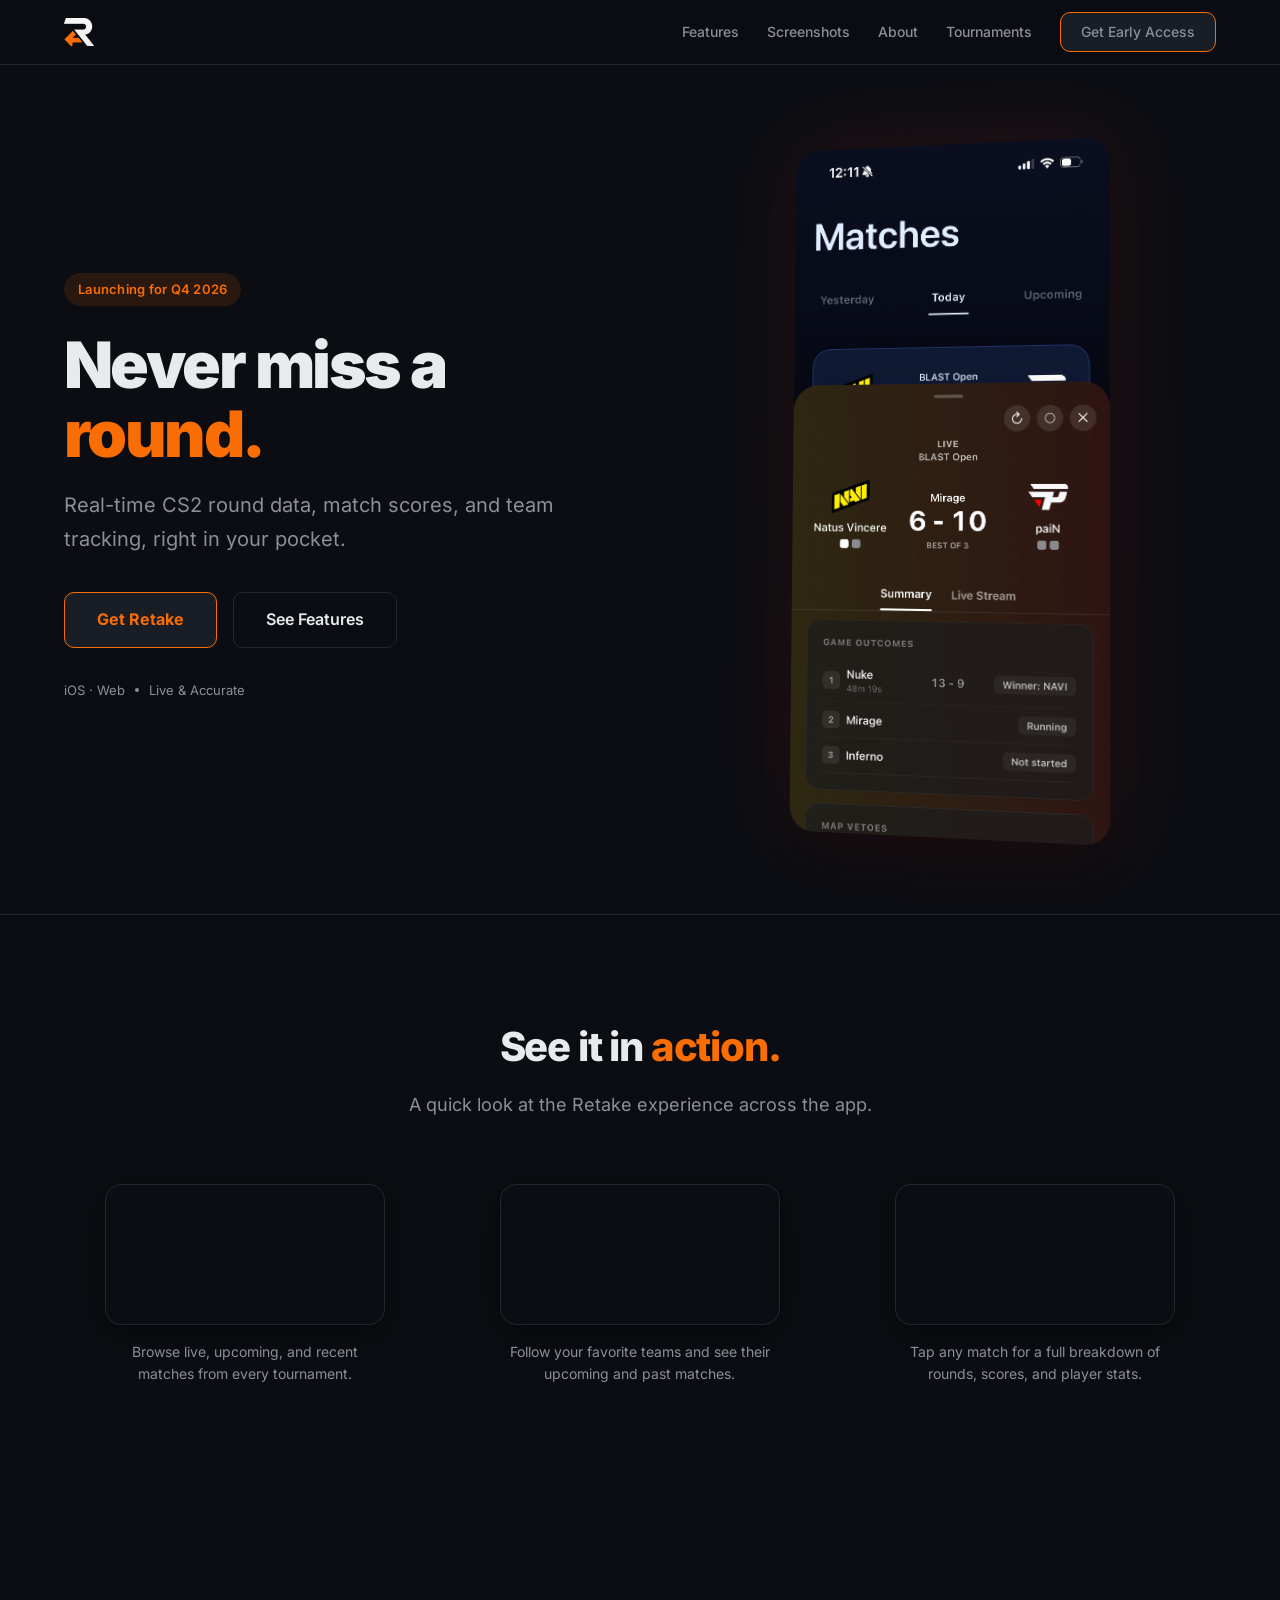
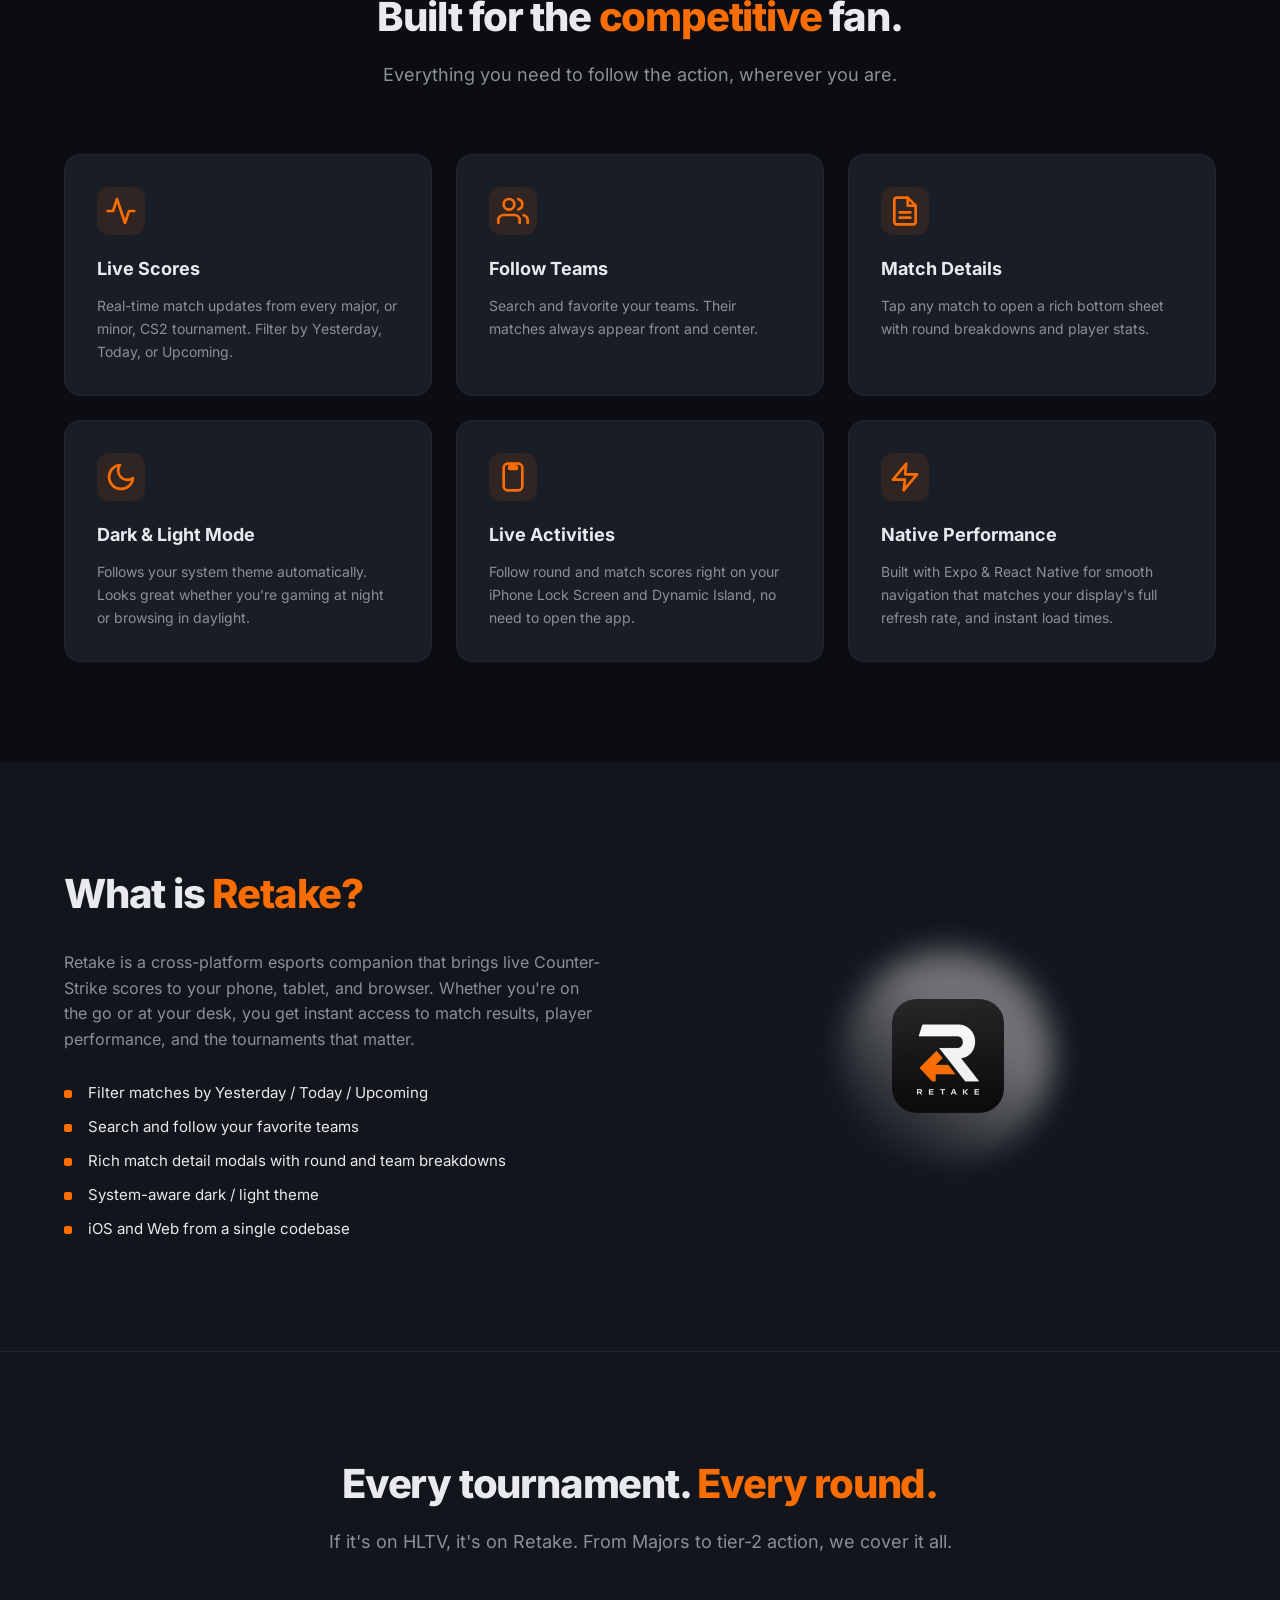
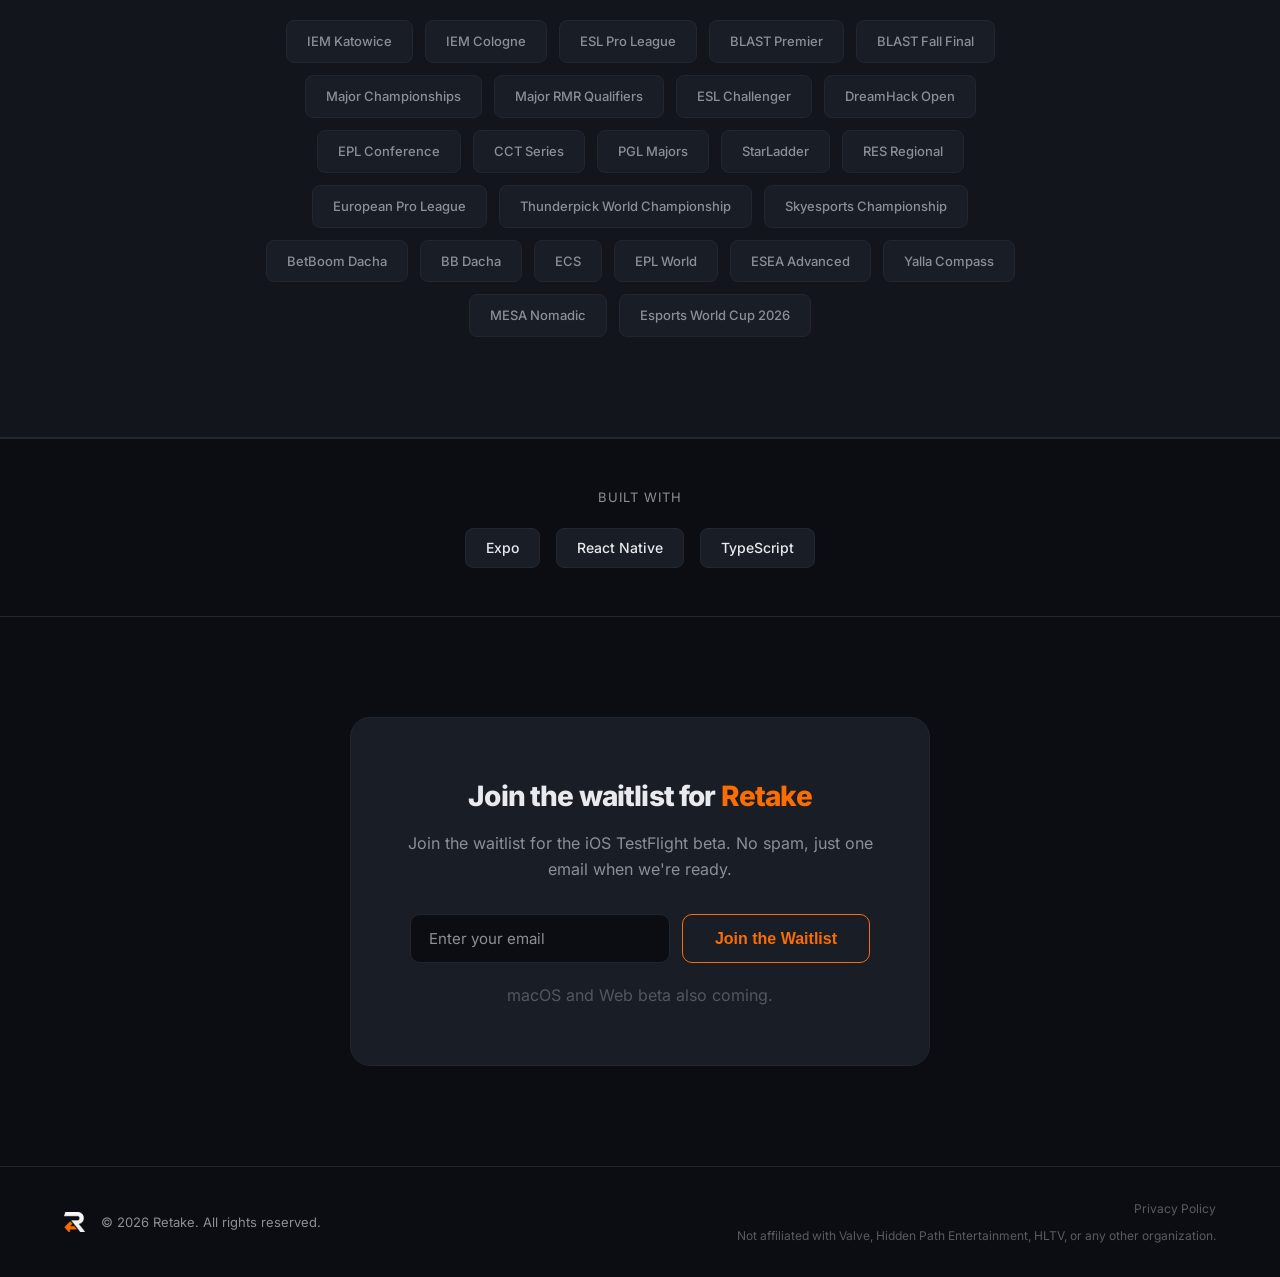
<file: index.html>
<!doctype html>
<html lang="en">
    <head>
        <meta charset="UTF-8" />
        <meta name="viewport" content="width=device-width, initial-scale=1.0" />
        <title>Retake - CS2 Live Scores, Anywhere</title>
        <meta name="description" content="Never miss a round. Retake delivers real-time CS2 live scores, match updates, and team tracking across every major tournament — right in your pocket." />
        <meta name="theme-color" content="#0b0d12" />
        <link rel="canonical" href="https://retake.app/" />

        <meta property="og:type" content="website" />
        <meta property="og:url" content="https://retake.app/" />
        <meta property="og:title" content="Retake - CS2 Live Scores, Anywhere" />
        <meta property="og:description" content="Never miss a round. Real-time CS2 match scores, round data, and team tracking — right in your pocket." />
        <meta property="og:image" content="https://retake.app/images/og-image.png" />
        <meta property="og:image:width" content="1200" />
        <meta property="og:image:height" content="630" />
        <meta property="og:locale" content="en_US" />

        <meta name="twitter:card" content="summary_large_image" />
        <meta name="twitter:title" content="Retake - CS2 Live Scores, Anywhere" />
        <meta name="twitter:description" content="Never miss a round. Real-time CS2 match scores, round data, and team tracking — right in your pocket." />
        <meta name="twitter:image" content="https://retake.app/images/og-image.png" />
        <link
            rel="apple-touch-icon"
            sizes="180x180"
            href="images/favicons/apple-touch-icon.png"
        />
        <link
            rel="icon"
            type="image/png"
            sizes="32x32"
            href="images/favicons/favicon-32x32.png"
        />
        <link
            rel="icon"
            type="image/png"
            sizes="16x16"
            href="images/favicons/favicon-16x16.png"
        />
        <link rel="icon" href="images/favicons/favicon.ico" />
        <link rel="manifest" href="images/favicons/site.webmanifest" />
        <meta name="apple-mobile-web-app-title" content="Retake" />

        <script type="application/ld+json">
        {
            "@context": "https://schema.org",
            "@type": "MobileApplication",
            "name": "Retake",
            "applicationCategory": "Entertainment",
            "operatingSystem": "iOS, Web",
            "description": "Never miss a round. Retake delivers real-time CS2 live scores, match updates, and team tracking across every major tournament.",
            "url": "https://retake.app/",
            "author": {
                "@type": "Organization",
                "name": "Retake"
            }
        }
        </script>

        <style>
            *,
            *::before,
            *::after {
                margin: 0;
                padding: 0;
                box-sizing: border-box;
            }
            :root {
                --bg: #0b0d12;
                --bg-elevated: #12151c;
                --bg-card: #191d26;
                --text: #e8eaed;
                --text-muted: #8b8f96;
                --accent: #f96d03;
                --accent-hover: #fc840a;
                --border: #22262e;
                --font: "Inter", -apple-system, BlinkMacSystemFont, "Segoe UI", Roboto, sans-serif;
            }
            @font-face {
                font-family: 'Inter';
                font-style: normal;
                font-weight: 400 900;
                font-display: swap;
                src: url(fonts/inter-cyrillic-ext.woff2) format('woff2');
                unicode-range: U+0460-052F, U+1C80-1C8A, U+20B4, U+2DE0-2DFF, U+A640-A69F, U+FE2E-FE2F;
            }
            @font-face {
                font-family: 'Inter';
                font-style: normal;
                font-weight: 400 900;
                font-display: swap;
                src: url(fonts/inter-cyrillic.woff2) format('woff2');
                unicode-range: U+0301, U+0400-045F, U+0490-0491, U+04B0-04B1, U+2116;
            }
            @font-face {
                font-family: 'Inter';
                font-style: normal;
                font-weight: 400 900;
                font-display: swap;
                src: url(fonts/inter-greek-ext.woff2) format('woff2');
                unicode-range: U+1F00-1FFF;
            }
            @font-face {
                font-family: 'Inter';
                font-style: normal;
                font-weight: 400 900;
                font-display: swap;
                src: url(fonts/inter-greek.woff2) format('woff2');
                unicode-range: U+0370-0377, U+037A-037F, U+0384-038A, U+038C, U+038E-03A1, U+03A3-03FF;
            }
            @font-face {
                font-family: 'Inter';
                font-style: normal;
                font-weight: 400 900;
                font-display: swap;
                src: url(fonts/inter-vietnamese.woff2) format('woff2');
                unicode-range: U+0102-0103, U+0110-0111, U+0128-0129, U+0168-0169, U+01A0-01A1, U+01AF-01B0, U+0300-0301, U+0303-0304, U+0308-0309, U+0323, U+0329, U+1EA0-1EF9, U+20AB;
            }
            @font-face {
                font-family: 'Inter';
                font-style: normal;
                font-weight: 400 900;
                font-display: swap;
                src: url(fonts/inter-latin-ext.woff2) format('woff2');
                unicode-range: U+0100-02BA, U+02BD-02C5, U+02C7-02CC, U+02CE-02D7, U+02DD-02FF, U+0304, U+0308, U+0329, U+1D00-1DBF, U+1E00-1E9F, U+1EF2-1EFF, U+2020, U+20A0-20AB, U+20AD-20C0, U+2113, U+2C60-2C7F, U+A720-A7FF;
            }
            @font-face {
                font-family: 'Inter';
                font-style: normal;
                font-weight: 400 900;
                font-display: swap;
                src: url(fonts/inter-latin.woff2) format('woff2');
                unicode-range: U+0000-00FF, U+0131, U+0152-0153, U+02BB-02BC, U+02C6, U+02DA, U+02DC, U+0304, U+0308, U+0329, U+2000-206F, U+20AC, U+2122, U+2191, U+2193, U+2212, U+2215, U+FEFF, U+FFFD;
            }
            html { scroll-behavior: smooth; }
            body {
                font-family: var(--font);
                background: var(--bg);
                color: var(--text);
                line-height: 1.6;
                -webkit-font-smoothing: antialiased;
            }
            a { text-decoration: none; color: inherit; }
            img { max-width: 100%; height: auto; display: block; }
            .container { max-width: 1200px; margin: 0 auto; padding: 0 24px; }
            .highlight { color: var(--accent); }
            .section-title { font-size: 2.5rem; font-weight: 800; text-align: center; margin-bottom: 12px; letter-spacing: -0.03em; }
            .btn-primary {
                display: inline-flex; align-items: center; justify-content: center;
                background: var(--bg-card); color: var(--accent); font-weight: 700;
                border-radius: 10px; border: 1.5px solid var(--accent);
                transition: background 0.2s, transform 0.15s; cursor: pointer;
            }
            .btn-primary:hover { background: var(--accent); color: var(--bg); border-color: var(--accent); transform: translateY(-1px); }
            .btn-secondary {
                display: inline-flex; align-items: center; justify-content: center;
                background: transparent; color: var(--text); font-weight: 600;
                border-radius: 10px; border: 1px solid var(--border);
                transition: border-color 0.2s, transform 0.15s; cursor: pointer;
            }
            .btn-secondary:hover { border-color: var(--text-muted); transform: translateY(-1px); }
            .btn-small { padding: 8px 20px; font-size: 0.875rem; }
            .btn-large { padding: 14px 32px; font-size: 1rem; }
            .header {
                position: fixed; top: 0; left: 0; right: 0; z-index: 100;
                background: rgba(11, 13, 18, 0.85); backdrop-filter: blur(12px);
                -webkit-backdrop-filter: blur(12px); border-bottom: 1px solid var(--border);
            }
            .header-inner { display: flex; align-items: center; justify-content: space-between; height: 64px; }
            .header-logo { height: 28px; width: auto; }
            .header-nav { display: flex; align-items: center; gap: 28px; }
            .header-nav a { font-size: 0.875rem; font-weight: 500; color: var(--text-muted); transition: color 0.2s; }
            .header-nav a:hover { color: var(--text); }
            .hero { padding: 140px 0 80px; overflow: hidden; }
            .hero-inner { display: flex; align-items: center; gap: 80px; }
            .hero-content { flex: 1; min-width: 0; }
            .hero-badge {
                display: inline-block; background: rgba(249, 109, 3, 0.12);
                color: var(--accent); font-size: 0.8125rem; font-weight: 600;
                padding: 6px 14px; border-radius: 20px; margin-bottom: 24px; letter-spacing: 0.02em;
            }
            .hero-content h1 { font-size: 4rem; font-weight: 900; line-height: 1.08; letter-spacing: -0.04em; margin-bottom: 20px; }
            .hero-subtitle { font-size: 1.25rem; color: var(--text-muted); line-height: 1.7; margin-bottom: 36px; }
            .hero-actions { display: flex; gap: 16px; margin-bottom: 32px; }
            .hero-meta { display: flex; align-items: center; gap: 10px; font-size: 0.8125rem; color: var(--text-muted); }
            .dot { width: 4px; height: 4px; border-radius: 50%; background: var(--text-muted); }
            .hero-visual { flex: 1; min-width: 0; display: flex; justify-content: center; }
            .hero-phone { width: 320px; border-radius: 24px; box-shadow: 0 0 80px rgba(217, 61, 61, 0.15), 0 20px 60px rgba(0, 0, 0, 0.5); transform: perspective(1000px) rotateY(-8deg) rotateX(2deg); transition: transform 0.4s ease; }
            @media (max-width: 768px) {
                .hero-inner { flex-direction: column; gap: 48px; }
                .hero-content h1 { font-size: 2.75rem; }
                .hero-phone { width: 240px; transform: none; }
                .hero-phone:hover { transform: none; }
                .hero-actions { flex-direction: column; }
                .header-nav a:not(.btn-primary) { display: none; }
            }
        </style>
        <link
            rel="preload"
            href="styles.css"
            as="style"
            onload="this.onload=null;this.rel='stylesheet'"
        />
        <noscript><link rel="stylesheet" href="styles.css" /></noscript>
    </head>
    <body>
        <header class="header">
            <div class="container header-inner">
                <picture>
                    <source srcset="images/retake-logo.webp" type="image/webp" />
                    <img
                        src="images/retake-logo-59.png"
                        alt="Retake"
                        class="header-logo"
                        width="59"
                        height="56"
                    />
                </picture>
                <nav class="header-nav">
                    <a href="#features">Features</a>
                    <a href="#screenshots">Screenshots</a>
                    <a href="#about">About</a>
                    <a href="#tournaments">Tournaments</a>
                    <a href="#download" class="btn-primary btn-small"
                        >Get Early Access</a
                    >
                </nav>
            </div>
        </header>

        <section class="hero">
            <div class="container hero-inner">
                <div class="hero-content">
                    <div class="hero-badge">Launching for Q4 2026</div>
                    <h1>Never miss a <span class="highlight">round.</span></h1>
                    <p class="hero-subtitle">
                        Real-time CS2 round data, match scores, and team
                        tracking, right in your pocket.
                    </p>
                    <div class="hero-actions">
                        <a href="#download" class="btn-primary btn-large"
                            >Get Retake</a
                        >
                        <a href="#features" class="btn-secondary btn-large"
                            >See Features</a
                        >
                    </div>
                    <div class="hero-meta">
                        <span>iOS &middot; Web</span>
                        <span class="dot"></span>
                        <span>Live &amp; Accurate</span>
                    </div>
                </div>
                <div class="hero-visual">
                    <img
                        src="images/app-screenshot.png"
                        alt="Retake app screenshot showing live CS2 match scores"
                        class="hero-phone"
                        fetchpriority="high"
                    />
                </div>
            </div>
        </section>

        <section id="screenshots" class="screenshots">
            <div class="container">
                <h2 class="section-title">
                    See it in <span class="highlight">action.</span>
                </h2>
                <p class="section-desc">
                    A quick look at the Retake experience across the app.
                </p>
                <div class="screenshots-grid">
                    <figure class="screenshot-card">
                        <video
                            src="images/screenshots/home_screen.MP4"
                            loop
                            muted
                            playsinline
                            preload="none"
                            class="screenshot-img screenshot-video"
                        ></video>
                        <figcaption class="screenshot-caption">
                            Browse live, upcoming, and recent matches from every
                            tournament.
                        </figcaption>
                    </figure>
                    <figure class="screenshot-card">
                        <video
                            src="images/screenshots/team_view.MP4"
                            loop
                            muted
                            playsinline
                            preload="none"
                            class="screenshot-img screenshot-video"
                        ></video>
                        <figcaption class="screenshot-caption">
                            Follow your favorite teams and see their upcoming and
                            past matches.
                        </figcaption>
                    </figure>
                    <figure class="screenshot-card">
                        <video
                            src="images/screenshots/full_screen_modal.MP4"
                            loop
                            muted
                            playsinline
                            preload="none"
                            class="screenshot-img screenshot-video"
                        ></video>
                        <figcaption class="screenshot-caption">
                            Tap any match for a full breakdown of rounds, scores,
                            and player stats.
                        </figcaption>
                    </figure>
                </div>
            </div>
        </section>

        <section id="features" class="features">
            <div class="container">
                <h2 class="section-title">
                    Built for the
                    <span class="highlight">competitive</span> fan.
                </h2>
                <p class="section-desc">
                    Everything you need to follow the action, wherever you are.
                </p>
                <div class="features-grid">
                    <div class="feature-card">
                        <div class="feature-icon">
                            <svg
                                width="32"
                                height="32"
                                viewBox="0 0 24 24"
                                fill="none"
                                stroke="currentColor"
                                stroke-width="2"
                                stroke-linecap="round"
                                stroke-linejoin="round"
                            >
                                <polyline
                                    points="22 12 18 12 15 21 9 3 6 12 2 12"
                                />
                            </svg>
                        </div>
                        <h3>Live Scores</h3>
                        <p>
                            Real-time match updates from every major, or minor,
                            CS2 tournament. Filter by Yesterday, Today, or
                            Upcoming.
                        </p>
                    </div>
                    <div class="feature-card">
                        <div class="feature-icon">
                            <svg
                                width="32"
                                height="32"
                                viewBox="0 0 24 24"
                                fill="none"
                                stroke="currentColor"
                                stroke-width="2"
                                stroke-linecap="round"
                                stroke-linejoin="round"
                            >
                                <path
                                    d="M17 21v-2a4 4 0 0 0-4-4H5a4 4 0 0 0-4 4v2"
                                />
                                <circle cx="9" cy="7" r="4" />
                                <path d="M23 21v-2a4 4 0 0 0-3-3.87" />
                                <path d="M16 3.13a4 4 0 0 1 0 7.75" />
                            </svg>
                        </div>
                        <h3>Follow Teams</h3>
                        <p>
                            Search and favorite your teams. Their matches always
                            appear front and center.
                        </p>
                    </div>
                    <div class="feature-card">
                        <div class="feature-icon">
                            <svg
                                width="32"
                                height="32"
                                viewBox="0 0 24 24"
                                fill="none"
                                stroke="currentColor"
                                stroke-width="2"
                                stroke-linecap="round"
                                stroke-linejoin="round"
                            >
                                <path d="M14 2H6a2 2 0 0 0-2 2v16a2 2 0 0 0 2 2h12a2 2 0 0 0 2-2V8z" />
                                <polyline points="14 2 14 8 20 8" />
                                <line x1="16" y1="13" x2="8" y2="13" />
                                <line x1="16" y1="17" x2="8" y2="17" />
                            </svg>
                        </div>
                        <h3>Match Details</h3>
                        <p>
                            Tap any match to open a rich bottom sheet with round
                            breakdowns and player stats.
                        </p>
                    </div>
                    <div class="feature-card">
                        <div class="feature-icon">
                            <svg
                                width="32"
                                height="32"
                                viewBox="0 0 24 24"
                                fill="none"
                                stroke="currentColor"
                                stroke-width="2"
                                stroke-linecap="round"
                                stroke-linejoin="round"
                            >
                                <path
                                    d="M21 12.79A9 9 0 1 1 11.21 3 7 7 0 0 0 21 12.79z"
                                />
                            </svg>
                        </div>
                        <h3>Dark & Light Mode</h3>
                        <p>
                            Follows your system theme automatically. Looks great
                            whether you're gaming at night or browsing in
                            daylight.
                        </p>
                    </div>
                    <div class="feature-card">
                        <div class="feature-icon">
                            <svg
                                width="32"
                                height="32"
                                viewBox="0 0 24 24"
                                fill="none"
                                stroke="currentColor"
                                stroke-width="2"
                                stroke-linecap="round"
                                stroke-linejoin="round"
                            >
                                <rect x="5" y="2" width="14" height="20" rx="3" />
                                <rect x="9" y="4" width="6" height="2" rx="1" />
                            </svg>
                        </div>
                        <h3>Live Activities</h3>
                        <p>
                            Follow round and match scores right on your iPhone Lock Screen and
                            Dynamic Island, no need to open the app.
                        </p>
                    </div>
                    <div class="feature-card">
                        <div class="feature-icon">
                            <svg
                                width="32"
                                height="32"
                                viewBox="0 0 24 24"
                                fill="none"
                                stroke="currentColor"
                                stroke-width="2"
                                stroke-linecap="round"
                                stroke-linejoin="round"
                            >
                                <polygon points="13 2 3 14 12 14 11 22 21 10 12 10 13 2" />
                            </svg>
                        </div>
                        <h3>Native Performance</h3>
                        <p>
			Built with Expo & React Native for smooth navigation that matches your display's full refresh rate, and instant load times.
                        </p>
                    </div>
                </div>
            </div>
        </section>

        <section id="about" class="about">
            <div class="container about-inner">
                <div class="about-text">
                    <h2>What is <span class="highlight">Retake?</span></h2>
                    <p>
                        Retake is a cross-platform esports companion that brings
                        live Counter-Strike scores to your phone, tablet, and
                        browser. Whether you're on the go or at your desk, you
                        get instant access to match results, player performance,
                        and the tournaments that matter.
                    </p>

                    <ul class="about-list">
                        <li>Filter matches by Yesterday / Today / Upcoming</li>
                        <li>Search and follow your favorite teams</li>
                        <li>
                            Rich match detail modals with round and team
                            breakdowns
                        </li>
                        <li>System-aware dark / light theme</li>
                        <li>iOS and Web from a single codebase</li>
                    </ul>
                </div>
                <div class="about-logo">
                    <div class="about-logo-stack">
                        <img
                            src="images/logo-glow-280.png"
                            alt=""
                            class="about-glow"
                            width="280"
                            height="280"
                            loading="lazy"
                        />
                        <img
                            src="images/icon-224.png"
                            alt="Retake icon"
                            class="about-icon"
                            width="224"
                            height="228"
                            loading="lazy"
                        />
                    </div>
                </div>
            </div>
        </section>

        <section id="tournaments" class="tournaments">
            <div class="container">
                <h2 class="section-title">
                    Every tournament.
                    <span class="highlight">Every round.</span>
                </h2>
                <p class="section-desc">
                    If it's on HLTV, it's on Retake. From Majors to tier-2
                    action, we cover it all.
                </p>
                <div class="tournament-grid">
                    <span class="tournament-chip">IEM Katowice</span>
                    <span class="tournament-chip">IEM Cologne</span>
                    <span class="tournament-chip">ESL Pro League</span>
                    <span class="tournament-chip">BLAST Premier</span>
                    <span class="tournament-chip">BLAST Fall Final</span>
                    <span class="tournament-chip">Major Championships</span>
                    <span class="tournament-chip">Major RMR Qualifiers</span>
                    <span class="tournament-chip">ESL Challenger</span>
                    <span class="tournament-chip">DreamHack Open</span>
                    <span class="tournament-chip">EPL Conference</span>
                    <span class="tournament-chip">CCT Series</span>
                    <span class="tournament-chip">PGL Majors</span>
                    <span class="tournament-chip">StarLadder</span>
                    <span class="tournament-chip">RES Regional</span>
                    <span class="tournament-chip">European Pro League</span>
                    <span class="tournament-chip"
                        >Thunderpick World Championship</span
                    >
                    <span class="tournament-chip">Skyesports Championship</span>
                    <span class="tournament-chip">BetBoom Dacha</span>
                    <span class="tournament-chip">BB Dacha</span>
                    <span class="tournament-chip">ECS</span>
                    <span class="tournament-chip">EPL World</span>
                    <span class="tournament-chip">ESEA Advanced</span>
                    <span class="tournament-chip">Yalla Compass</span>
                    <span class="tournament-chip">MESA Nomadic</span>
                    <span class="tournament-chip">Esports World Cup 2026</span>
                </div>
            </div>
        </section>

        <section class="logos">
            <div class="container">
                <p>Built with</p>
                <div class="logos-row">
                    <span class="logo-chip">Expo</span>
                    <span class="logo-chip">React Native</span>
                    <span class="logo-chip">TypeScript</span>
                </div>
            </div>
        </section>

        <section id="download" class="waitlist">
            <div class="container">
                <div class="waitlist-card">
                    <h2>
                        Join the waitlist for
                        <span class="highlight">Retake</span>
                    </h2>
                    <p>
                        Join the waitlist for the iOS TestFlight beta. No spam,
                        just one email when we're ready.
                    </p>
                    <form class="waitlist-form" action="https://formspree.io/f/mojovgay" method="post">
                        <input
                            type="email"
                            name="email"
                            class="waitlist-input"
                            placeholder="Enter your email"
                            required
                        />
                        <button type="submit" class="btn-primary btn-large">
                            Join the Waitlist
                        </button>
                    </form>
                    <p class="waitlist-note">macOS and Web beta also coming.</p>
                </div>
            </div>
        </section>

        <script>
            document.querySelectorAll('.screenshot-video').forEach((video) => {
                const card = video.closest('.screenshot-card');
                const isTouch = window.matchMedia('(pointer: coarse)').matches;

                const observer = new IntersectionObserver(
                    (entries) => {
                        entries.forEach((entry) => {
                            if (entry.isIntersecting) {
                                video.preload = 'auto';
                                observer.unobserve(video);
                            }
                        });
                    },
                    { rootMargin: '200px' }
                );
                observer.observe(video);

                if (isTouch) {
                    const playObserver = new IntersectionObserver(
                        (entries) => {
                            entries.forEach((entry) => {
                                if (entry.isIntersecting) {
                                    video.play().catch(() => {});
                                } else {
                                    video.pause();
                                    video.currentTime = 0;
                                }
                            });
                        },
                        { threshold: 0.3 }
                    );
                    playObserver.observe(video);
                } else {
                    card.addEventListener('mouseenter', () => video.play());
                    card.addEventListener('mouseleave', () => {
                        video.pause();
                        video.currentTime = 0;
                    });
                }
            });
        </script>

        <footer class="footer">
            <div class="container footer-inner">
                <div class="footer-left">
                    <picture>
                        <source srcset="images/retake-logo.webp" type="image/webp" />
                        <img
                            src="images/retake-logo-59.png"
                            alt="Retake"
                            class="footer-logo"
                            width="42"
                            height="40"
                            loading="lazy"
                        />
                    </picture>
                    <span>&copy; 2026 Retake. All rights reserved.</span>
                </div>
                <div class="footer-right" style="display:flex; flex-direction:column; align-items:flex-end; gap:8px;">
                    <a href="privacy.html" style="font-size: 0.75rem; color: var(--text-muted); opacity: 0.6; transition: opacity 0.2s;" onmouseover="this.style.opacity='1'" onmouseout="this.style.opacity='0.6'">Privacy Policy</a>
                    <span
                        >Not affiliated with Valve, Hidden Path Entertainment,
                        HLTV, or any other organization.</span
                    >
                </div>
            </div>
        </footer>
    </body>
</html>
</file>
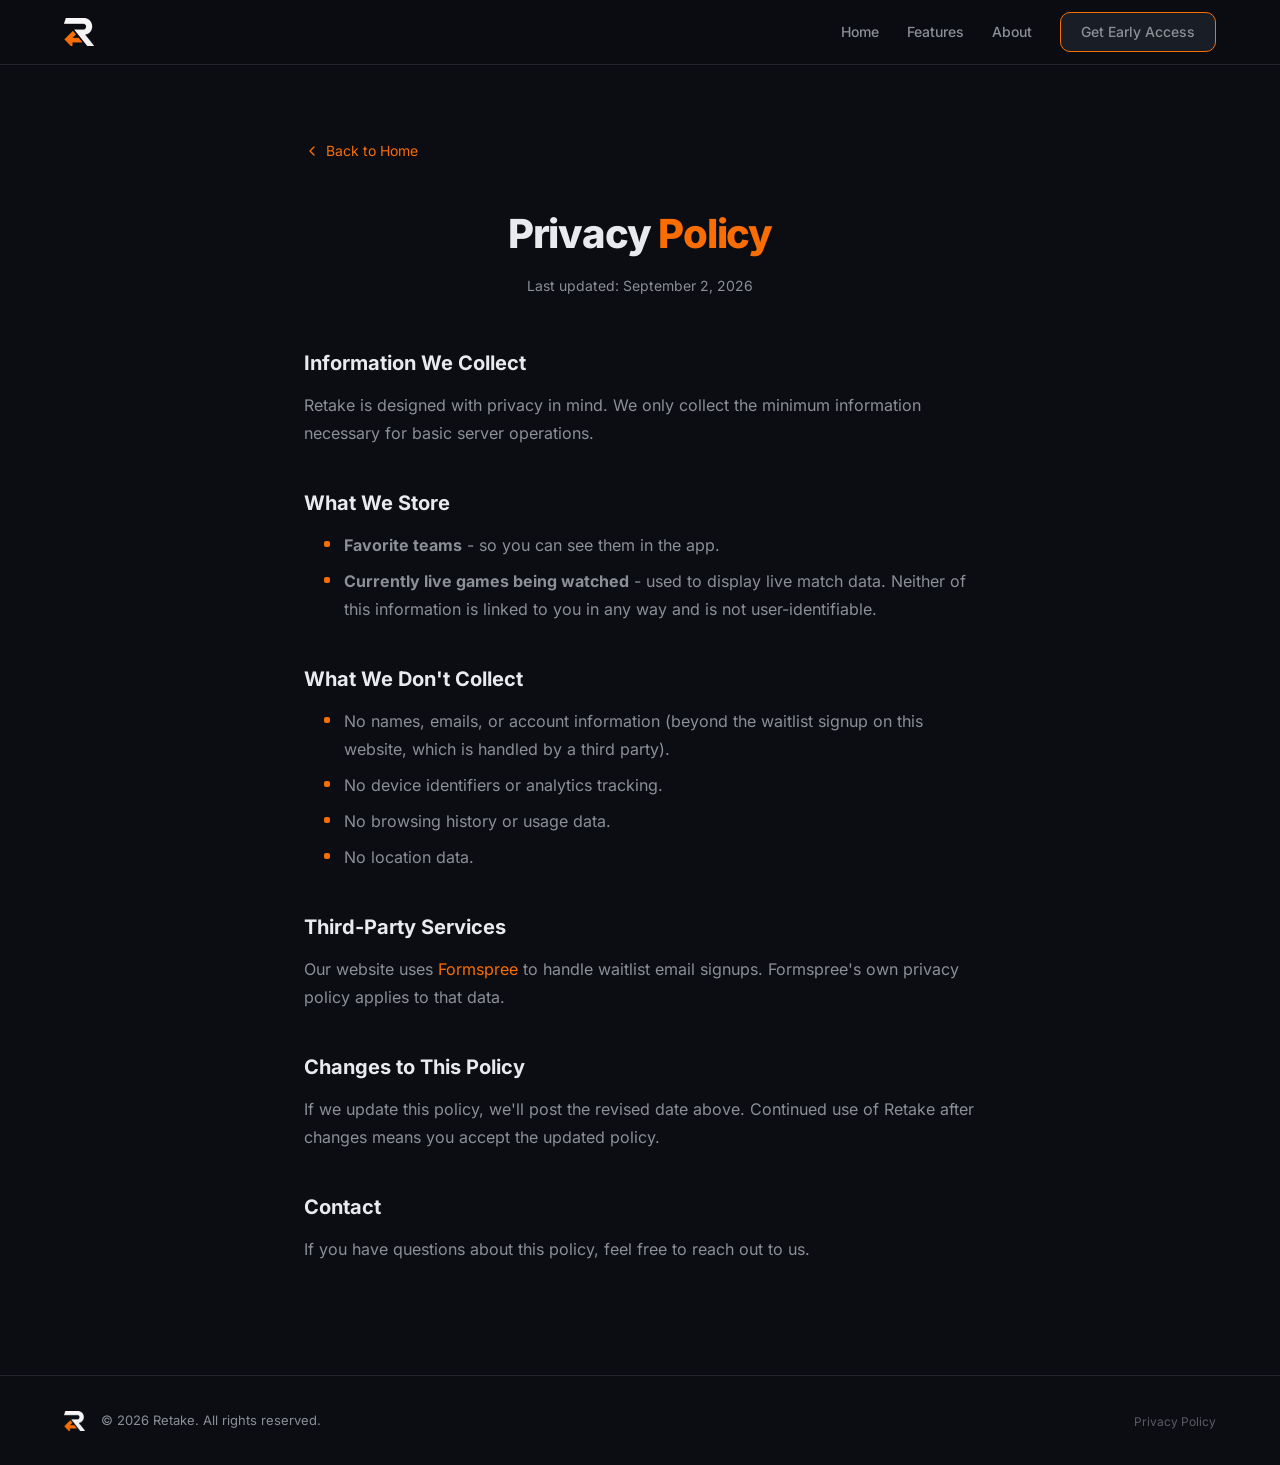
<file: privacy.html>
<!doctype html>
<html lang="en">
    <head>
        <meta charset="UTF-8" />
        <meta name="viewport" content="width=device-width, initial-scale=1.0" />
        <title>Privacy Policy - Retake</title>
        <meta name="description" content="Retake privacy policy. We don't collect personal information." />
        <meta name="theme-color" content="#0b0d12" />
        <link rel="canonical" href="https://retake.app/privacy.html" />

        <link
            rel="apple-touch-icon"
            sizes="180x180"
            href="images/favicons/apple-touch-icon.png"
        />
        <link
            rel="icon"
            type="image/png"
            sizes="32x32"
            href="images/favicons/favicon-32x32.png"
        />
        <link
            rel="icon"
            type="image/png"
            sizes="16x16"
            href="images/favicons/favicon-16x16.png"
        />
        <link rel="icon" href="images/favicons/favicon.ico" />
        <link rel="manifest" href="images/favicons/site.webmanifest" />
        <meta name="apple-mobile-web-app-title" content="Retake" />

        <style>
            *,
            *::before,
            *::after {
                margin: 0;
                padding: 0;
                box-sizing: border-box;
            }
            :root {
                --bg: #0b0d12;
                --bg-elevated: #12151c;
                --bg-card: #191d26;
                --text: #e8eaed;
                --text-muted: #8b8f96;
                --accent: #f96d03;
                --accent-hover: #fc840a;
                --border: #22262e;
                --font: "Inter", -apple-system, BlinkMacSystemFont, "Segoe UI", Roboto, sans-serif;
            }
            @font-face {
                font-family: 'Inter';
                font-style: normal;
                font-weight: 400 900;
                font-display: swap;
                src: url(fonts/inter-cyrillic-ext.woff2) format('woff2');
                unicode-range: U+0460-052F, U+1C80-1C8A, U+20B4, U+2DE0-2DFF, U+A640-A69F, U+FE2E-FE2F;
            }
            @font-face {
                font-family: 'Inter';
                font-style: normal;
                font-weight: 400 900;
                font-display: swap;
                src: url(fonts/inter-cyrillic.woff2) format('woff2');
                unicode-range: U+0301, U+0400-045F, U+0490-0491, U+04B0-04B1, U+2116;
            }
            @font-face {
                font-family: 'Inter';
                font-style: normal;
                font-weight: 400 900;
                font-display: swap;
                src: url(fonts/inter-greek-ext.woff2) format('woff2');
                unicode-range: U+1F00-1FFF;
            }
            @font-face {
                font-family: 'Inter';
                font-style: normal;
                font-weight: 400 900;
                font-display: swap;
                src: url(fonts/inter-greek.woff2) format('woff2');
                unicode-range: U+0370-0377, U+037A-037F, U+0384-038A, U+038C, U+038E-03A1, U+03A3-03FF;
            }
            @font-face {
                font-family: 'Inter';
                font-style: normal;
                font-weight: 400 900;
                font-display: swap;
                src: url(fonts/inter-vietnamese.woff2) format('woff2');
                unicode-range: U+0102-0103, U+0110-0111, U+0128-0129, U+0168-0169, U+01A0-01A1, U+01AF-01B0, U+0300-0301, U+0303-0304, U+0308-0309, U+0323, U+0329, U+1EA0-1EF9, U+20AB;
            }
            @font-face {
                font-family: 'Inter';
                font-style: normal;
                font-weight: 400 900;
                font-display: swap;
                src: url(fonts/inter-latin-ext.woff2) format('woff2');
                unicode-range: U+0100-02BA, U+02BD-02C5, U+02C7-02CC, U+02CE-02D7, U+02DD-02FF, U+0304, U+0308, U+0329, U+1D00-1DBF, U+1E00-1E9F, U+1EF2-1EFF, U+2020, U+20A0-20AB, U+20AD-20C0, U+2113, U+2C60-2C7F, U+A720-A7FF;
            }
            @font-face {
                font-family: 'Inter';
                font-style: normal;
                font-weight: 400 900;
                font-display: swap;
                src: url(fonts/inter-latin.woff2) format('woff2');
                unicode-range: U+0000-00FF, U+0131, U+0152-0153, U+02BB-02BC, U+02C6, U+02DA, U+02DC, U+0304, U+0308, U+0329, U+2000-206F, U+20AC, U+2122, U+2191, U+2193, U+2212, U+2215, U+FEFF, U+FFFD;
            }
            html { scroll-behavior: smooth; }
            body {
                font-family: var(--font);
                background: var(--bg);
                color: var(--text);
                line-height: 1.6;
                -webkit-font-smoothing: antialiased;
            }
            a { text-decoration: none; color: inherit; }
            img { max-width: 100%; height: auto; display: block; }
            .container { max-width: 1200px; margin: 0 auto; padding: 0 24px; }
            .highlight { color: var(--accent); }
            .btn-primary {
                display: inline-flex; align-items: center; justify-content: center;
                background: var(--bg-card); color: var(--accent); font-weight: 700;
                border-radius: 10px; border: 1.5px solid var(--accent);
                transition: background 0.2s, transform 0.15s; cursor: pointer;
            }
            .btn-primary:hover { background: var(--accent); color: var(--bg); border-color: var(--accent); transform: translateY(-1px); }
            .btn-small { padding: 8px 20px; font-size: 0.875rem; }
            .header {
                position: fixed; top: 0; left: 0; right: 0; z-index: 100;
                background: rgba(11, 13, 18, 0.85); backdrop-filter: blur(12px);
                -webkit-backdrop-filter: blur(12px); border-bottom: 1px solid var(--border);
            }
            .header-inner { display: flex; align-items: center; justify-content: space-between; height: 64px; }
            .header-logo { height: 28px; width: auto; }
            .header-nav { display: flex; align-items: center; gap: 28px; }
            .header-nav a { font-size: 0.875rem; font-weight: 500; color: var(--text-muted); transition: color 0.2s; }
            .header-nav a:hover { color: var(--text); }
            .privacy-content { padding: 140px 0 100px; }
            .privacy-content h1 {
                font-size: 2.5rem; font-weight: 800; letter-spacing: -0.03em;
                margin-bottom: 8px; text-align: center;
            }
            .privacy-content .updated {
                text-align: center; font-size: 0.875rem; color: var(--text-muted);
                margin-bottom: 48px;
            }
            .privacy-content h2 {
                font-size: 1.25rem; font-weight: 700; margin: 40px 0 12px;
            }
            .privacy-content p, .privacy-content li {
                font-size: 1rem; color: var(--text-muted); line-height: 1.75; margin-bottom: 12px;
            }
            .privacy-content ul {
                list-style: none; margin: 12px 0 12px 20px;
            }
            .privacy-content li {
                position: relative; padding-left: 20px; margin-bottom: 8px;
            }
            .privacy-content li::before {
                content: ""; position: absolute; left: 0; top: 10px;
                width: 6px; height: 6px; border-radius: 2px; background: var(--accent);
            }
            .privacy-content .back-link {
                display: inline-flex; align-items: center; gap: 6px;
                font-size: 0.875rem; color: var(--accent); margin-bottom: 40px;
                transition: opacity 0.2s;
            }
            .privacy-content .back-link:hover { opacity: 0.8; }
            @media (max-width: 768px) {
                .privacy-content h1 { font-size: 1.875rem; }
                .header-nav a:not(.btn-primary) { display: none; }
            }
        </style>
        <link
            rel="preload"
            href="styles.css"
            as="style"
            onload="this.onload=null;this.rel='stylesheet'"
        />
        <noscript><link rel="stylesheet" href="styles.css" /></noscript>
    </head>
    <body>
        <header class="header">
            <div class="container header-inner">
                <a href="index.html">
                    <picture>
                        <source srcset="images/retake-logo.webp" type="image/webp" />
                        <img
                            src="images/retake-logo-59.png"
                            alt="Retake"
                            class="header-logo"
                            width="59"
                            height="56"
                        />
                    </picture>
                </a>
                <nav class="header-nav">
                    <a href="index.html">Home</a>
                    <a href="index.html#features">Features</a>
                    <a href="index.html#about">About</a>
                    <a href="index.html#download" class="btn-primary btn-small"
                        >Get Early Access</a
                    >
                </nav>
            </div>
        </header>

        <section class="privacy-content">
            <div class="container" style="max-width: 720px;">
                <a href="index.html" class="back-link">
                    <svg width="16" height="16" viewBox="0 0 24 24" fill="none" stroke="currentColor" stroke-width="2" stroke-linecap="round" stroke-linejoin="round"><polyline points="15 18 9 12 15 6" /></svg>
                    Back to Home
                </a>

                <h1>Privacy <span class="highlight">Policy</span></h1>
                <p class="updated">Last updated: September 2, 2026</p>

                <h2>Information We Collect</h2>
                <p>Retake is designed with privacy in mind. We only collect the minimum information necessary for basic server operations.</p>

                <h2>What We Store</h2>
                <ul>
                    <li><strong>Favorite teams</strong> - so you can see them in the app.</li>
                    <li><strong>Currently live games being watched</strong> - used to display live match data. Neither of this information is linked to you in any way and is not user-identifiable.</li>
                </ul>

                <h2>What We Don't Collect</h2>
                <ul>
                    <li>No names, emails, or account information (beyond the waitlist signup on this website, which is handled by a third party).</li>
                    <li>No device identifiers or analytics tracking.</li>
                    <li>No browsing history or usage data.</li>
                    <li>No location data.</li>
                </ul>

                <h2>Third-Party Services</h2>
                <p>Our website uses <a href="https://formspree.io" style="color: var(--accent);">Formspree</a> to handle waitlist email signups. Formspree's own privacy policy applies to that data.</p>

                <h2>Changes to This Policy</h2>
                <p>If we update this policy, we'll post the revised date above. Continued use of Retake after changes means you accept the updated policy.</p>

                <h2>Contact</h2>
                <p>If you have questions about this policy, feel free to reach out to us.</p>
            </div>
        </section>

        <footer class="footer">
            <div class="container footer-inner">
                <div class="footer-left">
                    <a href="index.html">
                        <picture>
                            <source srcset="images/retake-logo.webp" type="image/webp" />
                            <img
                                src="images/retake-logo-59.png"
                                alt="Retake"
                                class="footer-logo"
                                width="42"
                                height="40"
                                loading="lazy"
                            />
                        </picture>
                    </a>
                    <span>&copy; 2026 Retake. All rights reserved.</span>
                </div>
                <div class="footer-right">
                    <a href="privacy.html" style="font-size: 0.75rem; color: var(--text-muted); opacity: 0.6; transition: opacity 0.2s;" onmouseover="this.style.opacity='1'" onmouseout="this.style.opacity='0.6'">Privacy Policy</a>
                </div>
            </div>
        </footer>
    </body>
</html>
</file>
<file: styles.css>
*,
*::before,
*::after {
    margin: 0;
    padding: 0;
    box-sizing: border-box;
}

:root {
    --bg: #0b0d12;
    --bg-elevated: #12151c;
    --bg-card: #191d26;
    --text: #e8eaed;
    --text-muted: #8b8f96;
    --accent: #f96d03;
    --accent-hover: #fc840a;
    --border: #22262e;
    --font:
        "Inter", -apple-system, BlinkMacSystemFont, "Segoe UI", Roboto,
        sans-serif;
}

html {
    scroll-behavior: smooth;
}

body {
    font-family: var(--font);
    background: var(--bg);
    color: var(--text);
    line-height: 1.6;
    -webkit-font-smoothing: antialiased;
}

a {
    text-decoration: none;
    color: inherit;
}

img {
    max-width: 100%;
    height: auto;
    display: block;
}

.container {
    max-width: 1200px;
    margin: 0 auto;
    padding: 0 24px;
}

.section-title {
    font-size: 2.5rem;
    font-weight: 800;
    text-align: center;
    margin-bottom: 12px;
    letter-spacing: -0.03em;
}

.section-desc {
    text-align: center;
    color: var(--text-muted);
    font-size: 1.125rem;
    margin-bottom: 64px;
}

.highlight {
    color: var(--accent);
}

.btn-primary {
    display: inline-flex;
    align-items: center;
    justify-content: center;
    background: var(--bg-card);
    color: var(--accent);
    font-weight: 700;
    border-radius: 10px;
    border: 1.5px solid var(--accent);
    transition:
        background 0.2s,
        transform 0.15s;
    cursor: pointer;
}

.btn-primary:hover {
    background: var(--accent);
    color: var(--bg);
    border-color: var(--accent);
    transform: translateY(-1px);
}

.btn-secondary {
    display: inline-flex;
    align-items: center;
    justify-content: center;
    background: transparent;
    color: var(--text);
    font-weight: 600;
    border-radius: 10px;
    border: 1px solid var(--border);
    transition:
        border-color 0.2s,
        transform 0.15s;
    cursor: pointer;
}

.btn-secondary:hover {
    border-color: var(--text-muted);
    transform: translateY(-1px);
}

.btn-small {
    padding: 8px 20px;
    font-size: 0.875rem;
}

.btn-large {
    padding: 14px 32px;
    font-size: 1rem;
}

.btn-disabled {
    opacity: 0.4;
    cursor: not-allowed;
    pointer-events: none;
}

.header {
    position: fixed;
    top: 0;
    left: 0;
    right: 0;
    z-index: 100;
    background: rgba(11, 13, 18, 0.85);
    backdrop-filter: blur(12px);
    -webkit-backdrop-filter: blur(12px);
    border-bottom: 1px solid var(--border);
}

.header-inner {
    display: flex;
    align-items: center;
    justify-content: space-between;
    height: 64px;
}

.header-logo {
    height: 28px;
    width: auto;
}

.header-nav {
    display: flex;
    align-items: center;
    gap: 28px;
}

.header-nav a {
    font-size: 0.875rem;
    font-weight: 500;
    color: var(--text-muted);
    transition: color 0.2s;
}

.header-nav a:hover {
    color: var(--text);
}

.hero {
    padding: 140px 0 80px;
    overflow: hidden;
}

.hero-inner {
    display: flex;
    align-items: center;
    gap: 80px;
}

.hero-content {
    flex: 1;
    min-width: 0;
}

.hero-badge {
    display: inline-block;
    background: rgba(249, 109, 3, 0.12);
    color: var(--accent);
    font-size: 0.8125rem;
    font-weight: 600;
    padding: 6px 14px;
    border-radius: 20px;
    margin-bottom: 24px;
    letter-spacing: 0.02em;
}

.hero-content h1 {
    font-size: 4rem;
    font-weight: 900;
    line-height: 1.08;
    letter-spacing: -0.04em;
    margin-bottom: 20px;
}

.hero-subtitle {
    font-size: 1.25rem;
    color: var(--text-muted);
    line-height: 1.7;
    margin-bottom: 36px;
}

.hero-actions {
    display: flex;
    gap: 16px;
    margin-bottom: 32px;
}

.hero-meta {
    display: flex;
    align-items: center;
    gap: 10px;
    font-size: 0.8125rem;
    color: var(--text-muted);
}

.dot {
    width: 4px;
    height: 4px;
    border-radius: 50%;
    background: var(--text-muted);
}

.hero-visual {
    flex: 1;
    min-width: 0;
    display: flex;
    justify-content: center;
}

.hero-phone {
    width: 320px;
    border-radius: 24px;
    box-shadow:
        0 0 80px rgba(217, 61, 61, 0.15),
        0 20px 60px rgba(0, 0, 0, 0.5);
    transform: perspective(1000px) rotateY(-8deg) rotateX(2deg);
    transition: transform 0.4s ease;
}

.hero-phone:hover {
    transform: perspective(1000px) rotateY(-3deg) rotateX(1deg);
}

.logos {
    padding: 48px 0;
    border-top: 1px solid var(--border);
    border-bottom: 1px solid var(--border);
}

.logos p {
    text-align: center;
    font-size: 0.8125rem;
    color: var(--text-muted);
    text-transform: uppercase;
    letter-spacing: 0.08em;
    margin-bottom: 20px;
}

.logos-row {
    display: flex;
    justify-content: center;
    gap: 16px;
    flex-wrap: wrap;
}

.logo-chip {
    display: inline-flex;
    align-items: center;
    padding: 8px 20px;
    background: var(--bg-card);
    border: 1px solid var(--border);
    border-radius: 8px;
    font-size: 0.875rem;
    font-weight: 500;
}

.features {
    padding: 100px 0;
}

.features-grid {
    display: grid;
    grid-template-columns: repeat(3, 1fr);
    gap: 24px;
}

.feature-card {
    background: var(--bg-card);
    border: 1px solid var(--border);
    border-radius: 16px;
    padding: 32px;
    transition:
        border-color 0.2s,
        transform 0.15s;
}

.feature-card:hover {
    border-color: var(--accent);
    transform: translateY(-2px);
}

.feature-icon {
    width: 48px;
    height: 48px;
    display: flex;
    align-items: center;
    justify-content: center;
    background: rgba(249, 109, 3, 0.1);
    border-radius: 12px;
    margin-bottom: 20px;
    color: var(--accent);
}

.feature-card h3 {
    font-size: 1.125rem;
    font-weight: 700;
    margin-bottom: 10px;
}

.feature-card p {
    font-size: 0.875rem;
    color: var(--text-muted);
    line-height: 1.65;
}

.screenshots {
    padding: 100px 0;
    border-top: 1px solid var(--border);
}

.screenshots-grid {
    display: grid;
    grid-template-columns: repeat(3, 1fr);
    gap: 32px;
}

.screenshot-card {
    display: flex;
    flex-direction: column;
    align-items: center;
    gap: 16px;
}

.screenshot-img {
    width: 100%;
    max-width: 280px;
    border-radius: 16px;
    border: 1px solid var(--border);
    box-shadow: 0 8px 32px rgba(0, 0, 0, 0.4);
    transition: transform 0.3s ease, box-shadow 0.3s ease;
}

.screenshot-img:hover {
    transform: translateY(-4px);
    box-shadow: 0 12px 48px rgba(0, 0, 0, 0.6);
}

.screenshot-caption {
    font-size: 0.875rem;
    color: var(--text-muted);
    text-align: center;
    line-height: 1.6;
    max-width: 280px;
}

.about {
    padding: 100px 0;
    background: var(--bg-elevated);
}

.about-inner {
    display: flex;
    align-items: center;
    gap: 80px;
}

.about-text {
    flex: 1;
    min-width: 0;
}

.about-text h2 {
    font-size: 2.5rem;
    font-weight: 800;
    letter-spacing: -0.03em;
    margin-bottom: 24px;
}

.about-text p {
    font-size: 1rem;
    color: var(--text-muted);
    margin-bottom: 16px;
}

.about-list {
    list-style: none;
    margin-top: 28px;
}

.about-list li {
    position: relative;
    padding-left: 24px;
    font-size: 0.9375rem;
    margin-bottom: 10px;
    color: var(--text);
}

.about-list li::before {
    content: "";
    position: absolute;
    left: 0;
    top: 9px;
    width: 8px;
    height: 8px;
    border-radius: 2px;
    background: var(--accent);
}

.about-logo {
    flex: 1;
    min-width: 0;
    display: flex;
    justify-content: center;
}

.about-logo-stack {
    position: relative;
    display: flex;
    align-items: center;
    justify-content: center;
    width: 280px;
    aspect-ratio: 1;
}

.about-glow {
    width: 100%;
    opacity: 0.8;
}

.about-icon {
    position: absolute;
    width: 40%;
    height: auto;
    border-radius: 20%;
}

.tournaments {
    padding: 100px 0;
    background: var(--bg-elevated);
    border-top: 1px solid var(--border);
    border-bottom: 1px solid var(--border);
}

.tournament-grid {
    display: flex;
    flex-wrap: wrap;
    justify-content: center;
    gap: 12px;
    max-width: 800px;
    margin: 0 auto;
}

.tournament-chip {
    display: inline-flex;
    align-items: center;
    padding: 10px 20px;
    background: var(--bg-card);
    border: 1px solid var(--border);
    border-radius: 8px;
    font-size: 0.8125rem;
    font-weight: 500;
    color: var(--text-muted);
    transition: border-color 0.2s, color 0.2s;
}

.tournament-chip:hover {
    border-color: var(--accent);
    color: var(--text);
}

.waitlist {
    padding: 100px 0;
}

.waitlist-card {
    max-width: 580px;
    margin: 0 auto;
    background: var(--bg-card);
    border: 1px solid var(--border);
    border-radius: 20px;
    padding: 56px 48px;
    text-align: center;
}

.waitlist-card h2 {
    font-size: 1.75rem;
    font-weight: 800;
    letter-spacing: -0.03em;
    margin-bottom: 12px;
}

.waitlist-card p {
    font-size: 1rem;
    color: var(--text-muted);
    margin-bottom: 32px;
}

.waitlist-form {
    display: flex;
    gap: 12px;
    max-width: 460px;
    margin: 0 auto;
}

.waitlist-input {
    flex: 1;
    padding: 14px 18px;
    background: var(--bg);
    border: 1px solid var(--border);
    border-radius: 10px;
    color: var(--text);
    font-family: var(--font);
    font-size: 0.9375rem;
    outline: none;
    transition: border-color 0.2s;
}

.waitlist-input::placeholder {
    color: var(--text-muted);
}

.waitlist-input:focus {
    border-color: var(--accent);
}

.waitlist-note {
    font-size: 0.8125rem;
    opacity: 0.5;
    margin-top: 20px;
    margin-bottom: 0 !important;
}

.cta {
    padding: 100px 0;
    text-align: center;
}

.cta h2 {
    font-size: 3rem;
    font-weight: 900;
    letter-spacing: -0.04em;
    margin-bottom: 16px;
}

.cta p {
    font-size: 1.125rem;
    color: var(--text-muted);
    margin-bottom: 40px;
}

.cta-buttons {
    display: flex;
    justify-content: center;
    gap: 16px;
    flex-wrap: wrap;
}

.cta-note {
    margin-top: 24px;
    font-size: 0.8125rem;
    opacity: 0.6;
}

.footer {
    padding: 32px 0;
    border-top: 1px solid var(--border);
}

.footer-inner {
    display: flex;
    align-items: center;
    justify-content: space-between;
}

.footer-left {
    display: flex;
    align-items: center;
    gap: 16px;
}

.footer-logo {
    height: 20px;
    width: auto;
}

.footer-left span {
    font-size: 0.8125rem;
    color: var(--text-muted);
}

.footer-right span {
    font-size: 0.75rem;
    color: var(--text-muted);
    opacity: 0.6;
}

@media (max-width: 1024px) {
    .features-grid {
        grid-template-columns: repeat(2, 1fr);
    }

    .screenshots-grid {
        grid-template-columns: repeat(2, 1fr);
        gap: 40px;
    }

    .screenshot-card:last-child {
        grid-column: 1 / -1;
        justify-self: center;
    }
}

@media (max-width: 768px) {
    .hero-inner {
        flex-direction: column;
        gap: 48px;
    }

    .hero-content h1 {
        font-size: 2.75rem;
    }

    .hero-subtitle br {
        display: none;
    }

    .hero-phone {
        width: 240px;
        transform: none;
    }

    .hero-phone:hover {
        transform: none;
    }

    .hero-actions {
        flex-direction: column;
    }

    .features-grid {
        grid-template-columns: 1fr;
    }

    .screenshots-grid {
        grid-template-columns: 1fr;
        gap: 48px;
    }

    .screenshot-card:last-child {
        grid-column: auto;
    }

    .screenshot-img {
        max-width: 240px;
    }

    .section-title {
        font-size: 1.875rem;
    }

    .about-inner {
        flex-direction: column;
        gap: 48px;
    }

    .about-text h2 {
        font-size: 1.875rem;
    }

    .about-glow {
        width: 200px;
    }

    .waitlist-card {
        padding: 40px 24px;
    }

    .tournament-chip {
        font-size: 0.75rem;
        padding: 8px 14px;
    }

    .waitlist-card h2 {
        font-size: 1.5rem;
    }

    .waitlist-form {
        flex-direction: column;
    }

    .cta h2 {
        font-size: 2rem;
    }

    .header-nav a:not(.btn-primary) {
        display: none;
    }

    .footer-inner {
        flex-direction: column;
        gap: 12px;
        text-align: center;
    }

    .footer-right {
        align-items: center !important;
    }
}
</file>
